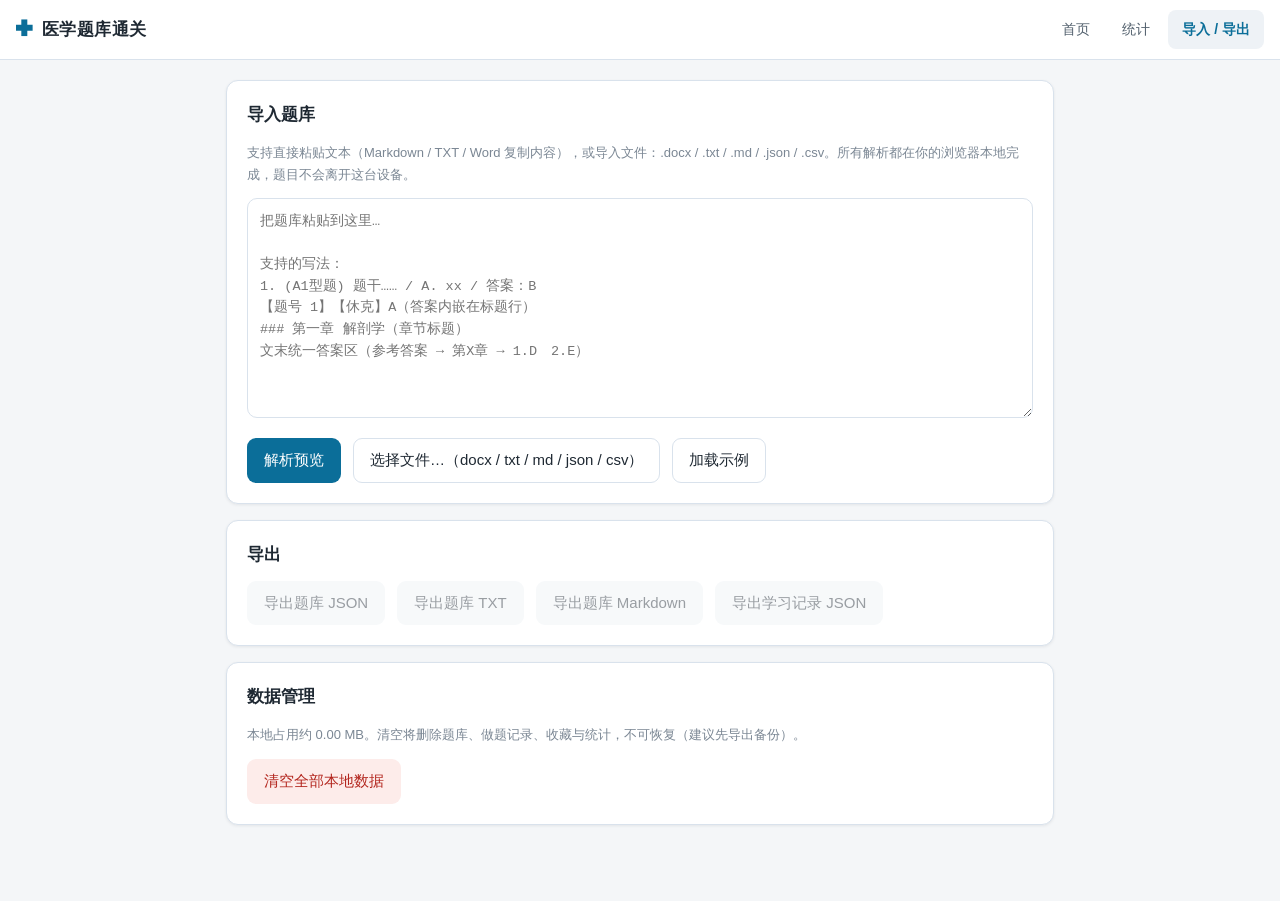
<file: index.html>
<!DOCTYPE html>
<html lang="zh-CN">
<head>
<meta charset="UTF-8">
<meta name="viewport" content="width=device-width, initial-scale=1.0, viewport-fit=cover">
<meta name="referrer" content="no-referrer">
<title>医学题库通关 · 本地刷题训练器</title>
<link rel="stylesheet" href="css/style.css">
</head>
<body>

<header class="topbar">
  <div class="brand" data-nav="home"><span class="cross">✚</span>医学题库通关</div>
  <nav class="nav-tabs">
    <button data-nav="home" class="active">首页</button>
    <button data-nav="stats">统计</button>
    <button data-nav="import">导入 / 导出</button>
  </nav>
</header>

<main class="container">

  <!-- 首页 -->
  <section id="view-home"></section>

  <!-- 练习设置 -->
  <section id="view-setup" class="hidden"></section>

  <!-- 答题 -->
  <section id="view-quiz" class="hidden"></section>

  <!-- 结果 -->
  <section id="view-result" class="hidden"></section>

  <!-- 统计 -->
  <section id="view-stats" class="hidden"></section>

  <!-- 导入 / 导出 -->
  <section id="view-import" class="hidden"></section>

</main>

<div id="toast" class="toast"></div>

<!-- 顺序加载，全部本地、无任何外部请求 -->
<script src="js/parser.js"></script>
<script src="js/docx.js"></script>
<script src="js/storage.js"></script>
<script src="js/question-bank.js"></script>
<script src="js/quiz.js"></script>
<script src="js/statistics.js"></script>
<script src="js/exporter.js"></script>
<script src="js/ui/dom.js"></script>
<script src="js/views/home.js"></script>
<script src="js/views/setup.js"></script>
<script src="js/views/quiz.js"></script>
<script src="js/views/result.js"></script>
<script src="js/views/stats.js"></script>
<script src="js/views/import.js"></script>
<script src="js/app.js"></script>
</body>
</html>
</file>
<file: css/style.css>
/* =========================================================================
 * style.css — 简洁、干净、医学学习工具感；移动端适配
 * ========================================================================= */

:root {
  --bg: #f4f6f8;
  --card: #ffffff;
  --ink: #1f2933;
  --ink-2: #52606d;
  --ink-3: #7b8794;
  --line: #d9e2ec;
  --accent: #0b6e99;      /* 医学蓝 */
  --accent-ink: #ffffff;
  --ok: #1b7a3d;
  --ok-bg: #e8f5ec;
  --bad: #b3261e;
  --bad-bg: #fdecea;
  --warn: #8a6d00;
  --warn-bg: #fff7dc;
  --chip: #eef2f6;
  --radius: 12px;
  --shadow: 0 1px 3px rgba(31, 41, 51, .08);
}

* { box-sizing: border-box; }

html, body { margin: 0; padding: 0; }

body {
  font-family: -apple-system, BlinkMacSystemFont, "Segoe UI", "Microsoft YaHei", "PingFang SC", sans-serif;
  background: var(--bg);
  color: var(--ink);
  font-size: 15px;
  line-height: 1.65;
}

/* ------------------------------ 顶栏 ------------------------------ */

.topbar {
  background: var(--card);
  border-bottom: 1px solid var(--line);
  padding: 10px 16px;
  position: sticky;
  top: 0;
  z-index: 20;
  display: flex;
  align-items: center;
  gap: 14px;
}

.topbar .brand {
  font-weight: 700;
  font-size: 17px;
  letter-spacing: .5px;
  display: flex;
  align-items: center;
  gap: 8px;
  cursor: pointer;
}

.topbar .brand .cross {
  color: var(--accent);
  font-weight: 900;
}

.nav-tabs { display: flex; gap: 4px; margin-left: auto; flex-wrap: wrap; }

.nav-tabs button {
  border: none;
  background: transparent;
  padding: 8px 14px;
  border-radius: 8px;
  font-size: 14px;
  color: var(--ink-2);
  cursor: pointer;
}

.nav-tabs button.active { background: var(--chip); color: var(--accent); font-weight: 600; }
.nav-tabs button:hover { background: var(--chip); }

/* ------------------------------ 布局 ------------------------------ */

.container {
  max-width: 860px;
  margin: 0 auto;
  padding: 20px 16px 60px;
}

.card {
  background: var(--card);
  border: 1px solid var(--line);
  border-radius: var(--radius);
  padding: 20px;
  margin-bottom: 16px;
  box-shadow: var(--shadow);
}

.card h2 { margin: 0 0 12px; font-size: 17px; }
.card h3 { margin: 0 0 8px; font-size: 15px; }
.muted { color: var(--ink-3); font-size: 13px; }
.hidden { display: none !important; }

/* ------------------------------ 控件 ------------------------------ */

button {
  font: inherit;
  border: 1px solid transparent;
  border-radius: 9px;
  padding: 9px 16px;
  cursor: pointer;
  background: var(--chip);
  color: var(--ink);
  transition: filter .12s;
}

button:hover { filter: brightness(.96); }
button:active { filter: brightness(.9); }

button.primary { background: var(--accent); color: var(--accent-ink); }
button.danger { background: var(--bad-bg); color: var(--bad); }
button.ghost { background: transparent; border-color: var(--line); }
button.big { padding: 14px 22px; font-size: 16px; border-radius: 11px; }
button:disabled { opacity: .45; cursor: not-allowed; }

select, input[type=number], input[type=text] {
  font: inherit;
  padding: 8px 10px;
  border: 1px solid var(--line);
  border-radius: 8px;
  background: #fff;
  color: var(--ink);
  max-width: 100%;
}

textarea {
  width: 100%;
  min-height: 220px;
  resize: vertical;
  border: 1px solid var(--line);
  border-radius: 10px;
  padding: 12px;
  font-size: 13.5px;
  line-height: 1.6;
  font-family: Consolas, "Microsoft YaHei", monospace;
}

label.field { display: flex; flex-direction: column; gap: 5px; font-size: 13px; color: var(--ink-2); }

.controls { display: flex; gap: 12px; flex-wrap: wrap; align-items: flex-end; }

/* ------------------------------ 统计卡 ------------------------------ */

.stat-grid { display: flex; gap: 12px; flex-wrap: wrap; }

.stat {
  flex: 1 1 130px;
  background: var(--chip);
  border-radius: 10px;
  padding: 13px 15px;
}

.stat .num { display: block; font-size: 24px; font-weight: 700; margin-top: 2px; }
.stat .num.accent { color: var(--accent); }
.stat .num.ok { color: var(--ok); }
.stat .num.bad { color: var(--bad); }

.section-title {
  font-size: 14px;
  font-weight: 700;
  color: var(--ink-2);
  margin: 18px 0 8px;
  display: flex;
  align-items: center;
  gap: 8px;
}

/* ------------------------------ 表格 ------------------------------ */

table.list {
  width: 100%;
  border-collapse: collapse;
  font-size: 14px;
}

table.list th, table.list td {
  text-align: left;
  padding: 9px 8px;
  border-bottom: 1px solid var(--line);
}

table.list th { color: var(--ink-3); font-weight: 600; font-size: 12.5px; }
table.list tr.clickable { cursor: pointer; }
table.list tr.clickable:hover td { background: var(--chip); }

.bar {
  height: 8px;
  background: var(--line);
  border-radius: 6px;
  overflow: hidden;
  min-width: 70px;
}

.bar > i { display: block; height: 100%; background: var(--accent); border-radius: 6px; }
.bar > i.ok { background: var(--ok); }

/* ------------------------------ 徽标 ------------------------------ */

.chip {
  display: inline-block;
  background: var(--chip);
  border-radius: 20px;
  padding: 2px 10px;
  font-size: 12px;
  color: var(--ink-2);
  margin-right: 6px;
}

.chip.type { background: #e3eff6; color: var(--accent); }
.chip.ok { background: var(--ok-bg); color: var(--ok); }
.chip.bad { background: var(--bad-bg); color: var(--bad); }
.chip.warn { background: var(--warn-bg); color: var(--warn); }

/* ------------------------------ 首页 ------------------------------ */

.hero-actions { display: flex; flex-direction: column; gap: 10px; }

.hero-actions .row { display: flex; gap: 10px; flex-wrap: wrap; }
.hero-actions .row button { flex: 1 1 150px; }

/* ------------------------------ 答题页 ------------------------------ */

.quiz-head { display: flex; align-items: center; gap: 12px; flex-wrap: wrap; }

.progress { height: 8px; background: var(--line); border-radius: 6px; overflow: hidden; margin-top: 12px; }
.progress > i { display: block; height: 100%; background: var(--accent); transition: width .2s; }

.q-title {
  font-size: 16.5px;
  font-weight: 600;
  line-height: 1.75;
  margin: 14px 0 16px;
  white-space: pre-wrap;
}

.q-image { max-width: 100%; border-radius: 10px; border: 1px solid var(--line); margin-bottom: 14px; }

.case-stem {
  background: #fbf7ea;
  border: 1px solid #e6d9a8;
  border-radius: 10px;
  padding: 12px 14px;
  margin: 4px 0 14px;
}

.case-stem .case-stem-text {
  margin-top: 6px;
  font-size: 14.5px;
  line-height: 1.75;
  white-space: pre-wrap;
}

.option {
  display: flex;
  align-items: flex-start;
  gap: 10px;
  padding: 12px 14px;
  border: 1.5px solid var(--line);
  border-radius: 10px;
  margin-bottom: 9px;
  cursor: pointer;
  user-select: none;
  transition: border-color .1s, background .1s;
}

.option:hover { background: var(--chip); }
.option.selected { border-color: var(--accent); background: #eef6fa; }
.option input { margin-top: 4px; accent-color: var(--accent); flex: none; }
.option .letter { font-weight: 700; color: var(--accent); flex: none; }
.option .text { flex: 1; white-space: pre-wrap; word-break: break-word; }

.quiz-actions {
  display: flex;
  gap: 10px;
  flex-wrap: wrap;
  margin-top: 16px;
}

.quiz-actions .spacer { flex: 1; }

.palette {
  display: flex;
  flex-wrap: wrap;
  gap: 6px;
}

.palette button {
  min-width: 38px;
  padding: 6px 0;
  font-size: 12.5px;
  border-radius: 7px;
  border: 1px solid var(--line);
  background: #fff;
  color: var(--ink-2);
}

.palette button.answered { background: #e3eff6; border-color: var(--accent); color: var(--accent); font-weight: 600; }
.palette button.marked { background: var(--warn-bg); border-color: var(--warn); color: var(--warn); }
.palette button.current { outline: 2px solid var(--accent); outline-offset: 1px; }

/* ------------------------------ 结果页 ------------------------------ */

.result-item { border-left: 4px solid var(--line); }
.result-item.correct { border-left-color: var(--ok); }
.result-item.wrong { border-left-color: var(--bad); }

.result-item .opts-review { margin-top: 10px; }

.result-item .opt-line {
  padding: 7px 11px;
  border-radius: 8px;
  margin-bottom: 6px;
  border: 1px solid var(--line);
  font-size: 14px;
}

.result-item .opt-line.mine { border-color: var(--accent); background: #eef6fa; }
.result-item .opt-line.truth { border-color: var(--ok); background: var(--ok-bg); }
.result-item .opt-line.mine.truth { border-color: var(--accent); background: #eef6fa; }
.result-item .opt-line.bad { border-color: var(--bad); background: var(--bad-bg); }

.explanation {
  background: var(--chip);
  border-radius: 9px;
  padding: 11px 13px;
  margin-top: 10px;
  font-size: 14px;
  white-space: pre-wrap;
}

/* ------------------------------ 异常编辑 ------------------------------ */

.anomaly-item { border: 1px solid var(--warn); background: var(--warn-bg); border-radius: 10px; padding: 13px; margin-bottom: 10px; }
.anomaly-item .msg { color: var(--warn); font-size: 13px; margin-bottom: 8px; }
.anomaly-item input { width: 100%; margin-bottom: 6px; }
.anomaly-item .opts-grid { display: grid; grid-template-columns: 1fr 1fr; gap: 6px; }
.anomaly-item .opts-grid input { margin-bottom: 0; }

/* ------------------------------ Toast ------------------------------ */

.toast {
  position: fixed;
  left: 50%;
  bottom: 34px;
  transform: translateX(-50%) translateY(20px);
  background: var(--ink);
  color: #fff;
  padding: 10px 18px;
  border-radius: 10px;
  font-size: 14px;
  opacity: 0;
  pointer-events: none;
  transition: opacity .2s, transform .2s;
  z-index: 99;
  max-width: 86vw;
}

.toast.show { opacity: 1; transform: translateX(-50%) translateY(0); }
.toast.toast-error { background: var(--bad); }

/* ------------------------------ 存储警告条 ------------------------------ */

.storage-warn {
  background: var(--warn-bg);
  color: var(--warn);
  border-bottom: 1px solid #e6d9a8;
  padding: 10px 14px;
  font-size: 13.5px;
  display: flex;
  align-items: center;
  gap: 10px;
}

.storage-warn button { flex: none; padding: 5px 12px; }

/* ------------------------------ 移动端 ------------------------------ */

@media (max-width: 640px) {
  body { font-size: 14.5px; }
  .container { padding: 14px 12px 60px; }
  .card { padding: 15px; }
  .topbar { padding: 8px 10px; }
  .topbar .brand { font-size: 15px; }
  .nav-tabs button { padding: 7px 10px; font-size: 13px; }
  .stat .num { font-size: 20px; }
  button.big { width: 100%; }
  .anomaly-item .opts-grid { grid-template-columns: 1fr; }
  table.list { font-size: 13px; }
  table.list th, table.list td { padding: 7px 5px; }
}
</file>
